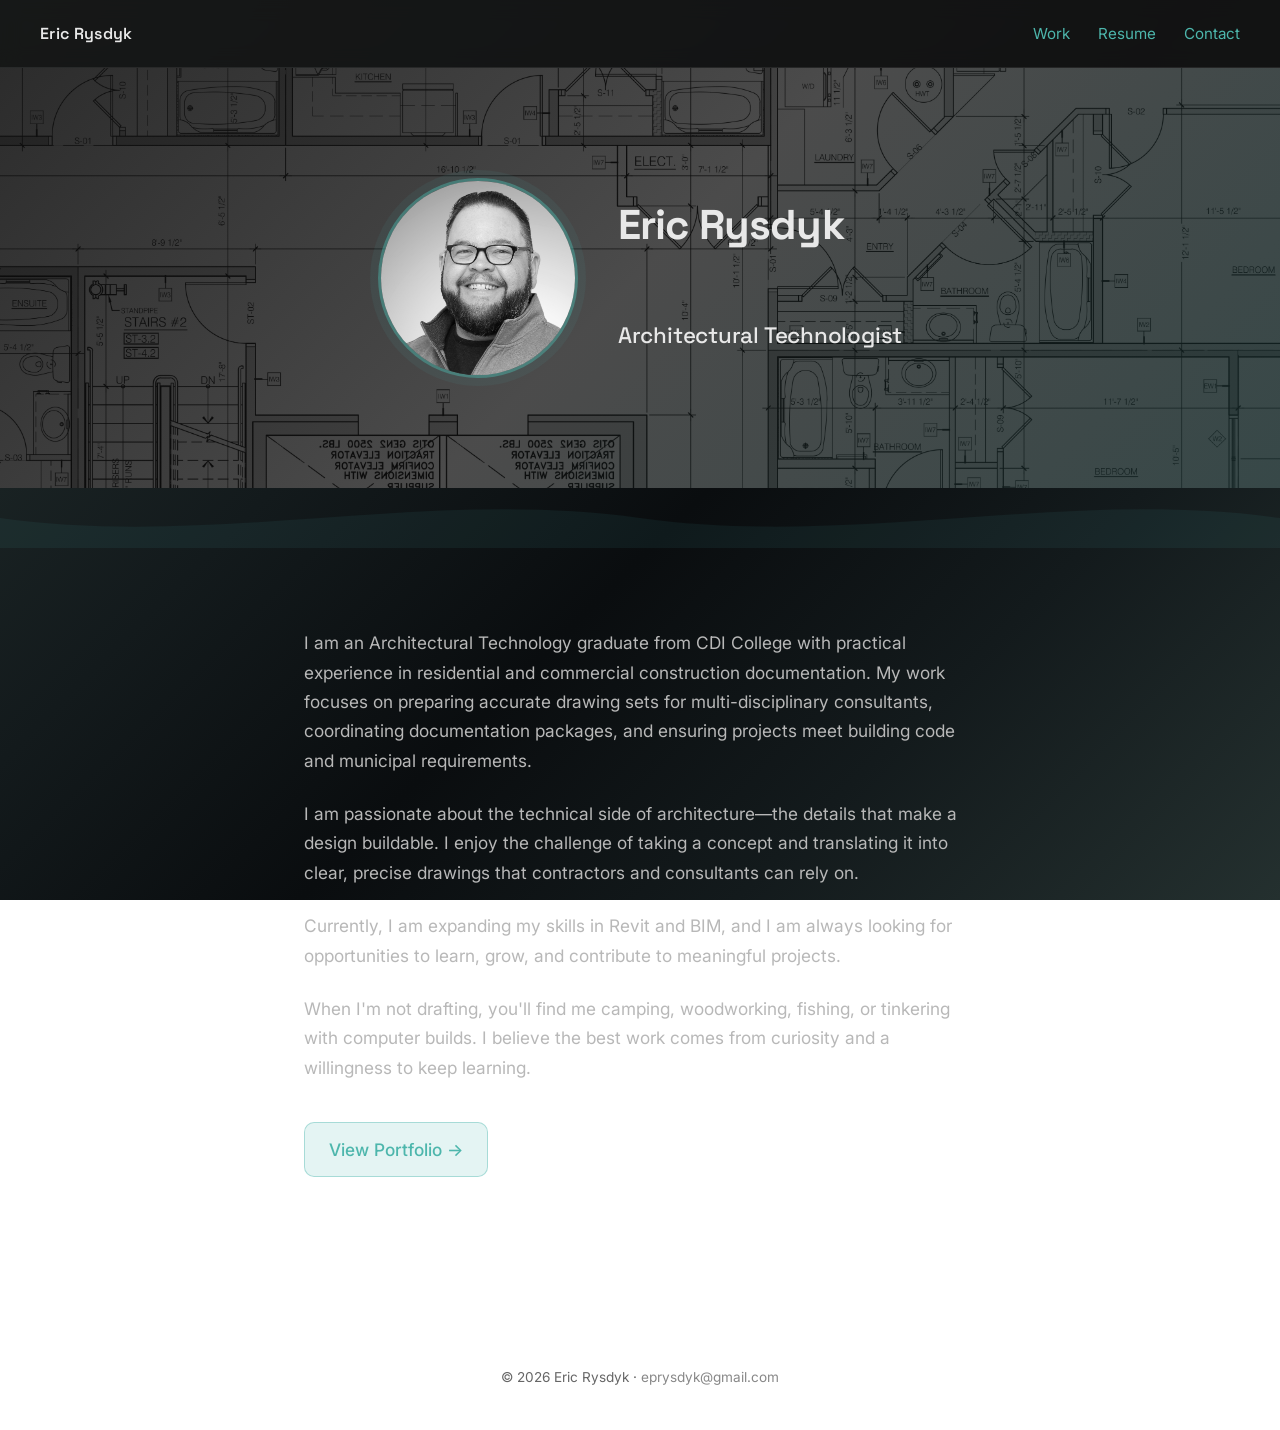
<file: index.html>
<!DOCTYPE html>
<html lang="en">
<head>
    <meta charset="UTF-8">
    <meta name="viewport" content="width=device-width, initial-scale=1.0">
    <title>Eric Rysdyk — Architectural Technologist</title>
    <link rel="stylesheet" href="style.css">
</head>
<body>

    <nav>
        <a href="index.html" class="nav-name">Eric Rysdyk</a>
        <div class="nav-links">
            <a href="work.html">Work</a>
            <a href="resume.html">Resume</a>
            <a href="mailto:eprysdyk@gmail.com">Contact</a>
        </div>
    </nav>

    <header class="hero">
        <div class="hero-content">
            <img src="images/profile-sqr.jpeg" alt="Eric Rysdyk" class="profile-photo">
            <div class="hero-text">
                <h1>Eric Rysdyk</h1>
                <h2>Architectural Technologist</h2>
            </div>
        </div>
    </header>

    <div class="wave-divider">
        <svg viewBox="0 0 1440 60" preserveAspectRatio="none" xmlns="http://www.w3.org/2000/svg">
            <path d="M0,30 C240,60 480,0 720,30 C960,60 1200,0 1440,30 L1440,60 L0,60 Z"></path>
        </svg>
    </div>

        <main>
        <section class="intro">
            <p>I am an Architectural Technology graduate from CDI College with practical experience in residential and commercial construction documentation. My work focuses on preparing accurate drawing sets for multi-disciplinary consultants, coordinating documentation packages, and ensuring projects meet building code and municipal requirements.</p>

            <p>I am passionate about the technical side of architecture—the details that make a design buildable. I enjoy the challenge of taking a concept and translating it into clear, precise drawings that contractors and consultants can rely on.</p>

            <p>Currently, I am expanding my skills in Revit and BIM, and I am always looking for opportunities to learn, grow, and contribute to meaningful projects.</p>

            <p>When I'm not drafting, you'll find me camping, woodworking, fishing, or tinkering with computer builds. I believe the best work comes from curiosity and a willingness to keep learning.</p>

            <p><a href="work.html" class="hero-cta">View Portfolio →</a></p>
        </section>
    </main>

    <footer>
        <p>&copy; 2026 Eric Rysdyk · <a href="mailto:eprysdyk@gmail.com">eprysdyk@gmail.com</a></p>
    </footer>

</body>
</html>
</file>
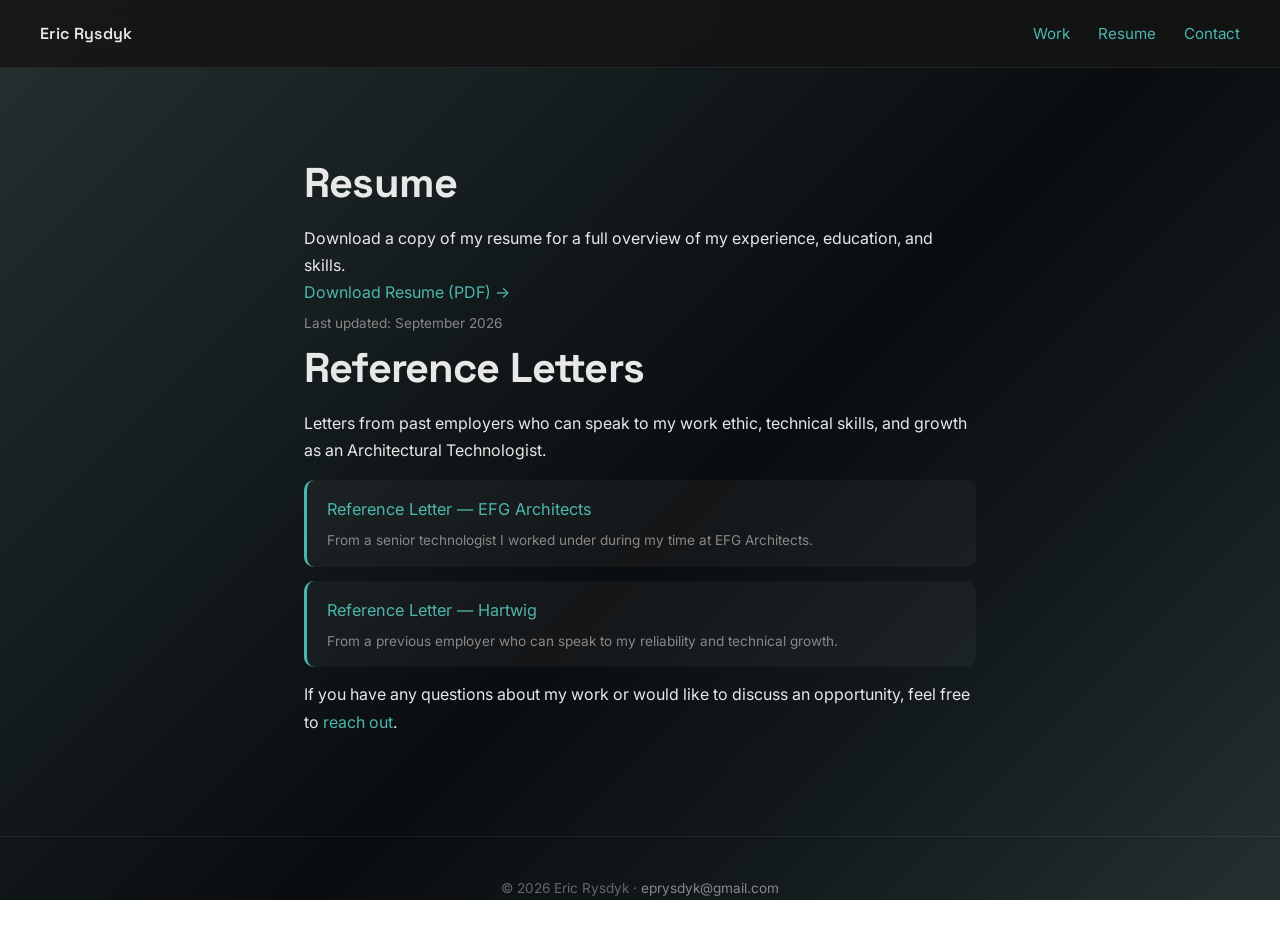
<file: resume.html>
<!DOCTYPE html>
<html lang="en">
<head>
    <meta charset="UTF-8">
    <meta name="viewport" content="width=device-width, initial-scale=1.0">
    <title>Resume — Eric Rysdyk</title>
    <link rel="stylesheet" href="style.css">
</head>
<body>

    <nav>
        <a href="index.html" class="nav-name">Eric Rysdyk</a>
        <div class="nav-links">
            <a href="work.html">Work</a>
            <a href="resume.html">Resume</a>
            <a href="mailto:eprysdyk@gmail.com">Contact</a>
        </div>
    </nav>

    <main>
        <h1>Resume</h1>
        <p>Download a copy of my resume for a full overview of my experience, education, and skills.</p>
        <p><a href="files/eric-rysdyk-resume.pdf" target="_blank">Download Resume (PDF) →</a></p>
        <p class="doc-note">Last updated: September 2026</p>

        <h1>Reference Letters</h1>
        <p>Letters from past employers who can speak to my work ethic, technical skills, and growth as an Architectural Technologist.</p>
        <ul class="doc-list">
            <li>
                <a href="files/efg-ref.pdf" target="_blank">Reference Letter — EFG Architects</a>
                <p class="doc-note">From a senior technologist I worked under during my time at EFG Architects.</p>
            </li>
            <li>
                <a href="files/hartwig-ref.pdf" target="_blank">Reference Letter — Hartwig</a>
                <p class="doc-note">From a previous employer who can speak to my reliability and technical growth.</p>
            </li>
        </ul>

        <p>If you have any questions about my work or would like to discuss an opportunity, feel free to <a href="mailto:eprysdyk@gmail.com">reach out</a>.</p>
    </main>

    <footer>
        <p>&copy; 2026 Eric Rysdyk · <a href="mailto:eprysdyk@gmail.com">eprysdyk@gmail.com</a></p>
    </footer>
</body>
</html>
</file>
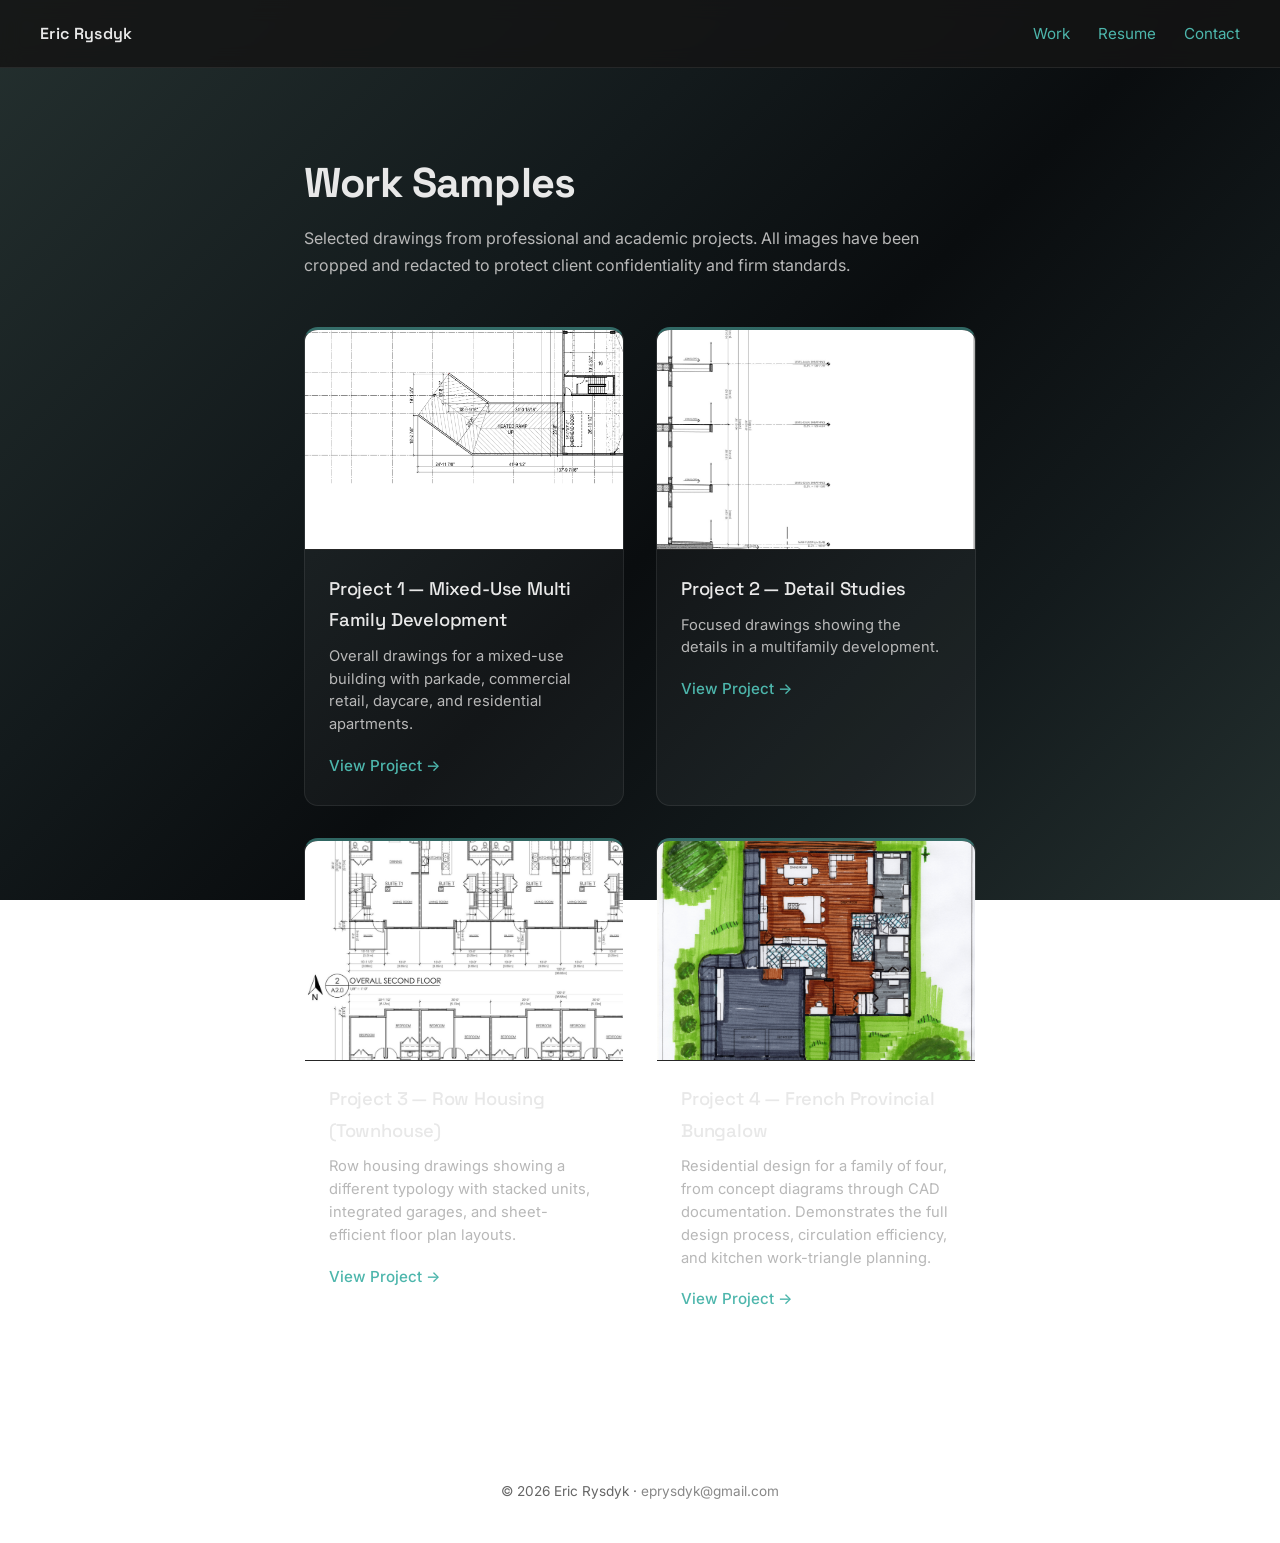
<file: work.html>
<!DOCTYPE html>
<html lang="en">
<head>
    <meta charset="UTF-8">
    <meta name="viewport" content="width=device-width, initial-scale=1.0">
    <title>Work — Eric Rysdyk</title>
    <link rel="stylesheet" href="style.css">
</head>
<body>

    <nav>
        <a href="index.html" class="nav-name">Eric Rysdyk</a>
        <div class="nav-links">
            <a href="work.html">Work</a>
            <a href="resume.html">Resume</a>
            <a href="mailto:eprysdyk@gmail.com">Contact</a>
        </div>
    </nav>

    <main>

        <h1>Work Samples</h1>
        <p class="intro">Selected drawings from professional and academic projects. All images have been cropped and redacted to protect client confidentiality and firm standards.</p>

        <div class="project-grid">

            <a href="projects/project-1.html" class="project-card">
                <img src="images/01_overall_parkade.jpg" alt="Project 1 preview">
                <div class="project-card-content">
                    <h2>Project 1 — Mixed-Use Multi Family Development</h2>
                    <p>Overall drawings for a mixed-use building with parkade, commercial retail, daycare, and residential apartments.</p>
                    <span class="project-card-link">View Project →</span>
                </div>
            </a>

            <a href="projects/project-2.html" class="project-card">
                <img src="images/02_building_section_elevations.jpg" alt="Project 2 preview">
                <div class="project-card-content">
                    <h2>Project 2 — Detail Studies</h2>
                    <p>Focused drawings showing the details in a multifamily development.</p>
                    <span class="project-card-link">View Project →</span>
                </div>
            </a>

            <a href="projects/project-3.html" class="project-card">
                <img src="images/03_floor_plans_three_levels.jpg" alt="Project 3 preview">
                <div class="project-card-content">
                    <h2>Project 3 — Row Housing (Townhouse)</h2>
                    <p>Row housing drawings showing a different typology with stacked units, integrated garages, and sheet-efficient floor plan layouts.</p>
                    <span class="project-card-link">View Project →</span>
                </div>
            </a>

            <a href="projects/project-4.html" class="project-card">
                <img src="images/04_hand_rendered_site_plan.jpg" alt="Project 4 preview">
                <div class="project-card-content">
                    <h2>Project 4 — French Provincial Bungalow</h2>
                    <p>Residential design for a family of four, from concept diagrams through CAD documentation. Demonstrates the full design process, circulation efficiency, and kitchen work-triangle planning.</p>
                    <span class="project-card-link">View Project →</span>
                </div>
            </a>

        </div>

    </main>

    <footer>
        <p>&copy; 2026 Eric Rysdyk · <a href="mailto:eprysdyk@gmail.com">eprysdyk@gmail.com</a></p>
    </footer>

</body>
</html>
</file>
<file: style.css>
@import url('https://fonts.googleapis.com/css2?family=Space+Grotesk:wght@400;500;600;700&family=Inter:wght@300;400;500;600&display=swap');

* {
    margin: 0;
    padding: 0;
    box-sizing: border-box;
}

body {
    font-family: 'Inter', -apple-system, BlinkMacSystemFont, "Segoe UI", Roboto, sans-serif;
    line-height: 1.7;
    color: #e8e8e8;
    background: linear-gradient(
        135deg,
        #24302f 0%,
        #131a1c 35%,
        #0a0d0f 55%,
        #131a1c 75%,
        #24302f 100%
    );
    background-attachment: fixed;
    background-size: 100% 100%;
    min-height: 100vh;
}

/* Navigation */
nav {
    display: flex;
    justify-content: space-between;
    align-items: center;
    padding: 20px 40px;
    border-bottom: 1px solid rgba(255, 255, 255, 0.08);
    position: sticky;
    top: 0;
    background: rgba(20, 20, 20, 0.85);
    backdrop-filter: blur(10px);
    z-index: 10;
}

.nav-name {
    font-weight: 600;
    letter-spacing: 0.02em;
    color: #e8e8e8;
}

.nav-links a {
    margin-left: 24px;
    font-size: 0.95rem;
}

/* Hero / banner */
.hero {
    min-height: 420px;
    display: flex;
    align-items: center;
    justify-content: center;
    padding: 80px 24px;
    background-image: url('images/background.jpg');
    background-size: cover;
    background-position: center;
    position: relative;
}

.hero::before {
    content: '';
    position: absolute;
    inset: 0;
    background: linear-gradient(135deg, rgba(15, 15, 15, 0.88) 0%, rgba(15, 15, 15, 0.75) 50%, rgba(20, 40, 40, 0.85) 100%);
    z-index: 0;
}

.hero-content {
    position: relative;
    z-index: 1;
    display: flex;
    align-items: center;
    gap: 40px;
    max-width: 860px;
    flex-wrap: wrap;
    justify-content: center;
}

.profile-photo {
    width: 200px;
    height: 200px;
    object-fit: cover;
    border-radius: 50%;
    border: 3px solid rgba(77, 182, 172, 0.5);
    box-shadow: 0 0 0 8px rgba(77, 182, 172, 0.08);
    flex-shrink: 0;
}

.hero-text {
    text-align: left;
}

/* Heading font */
h1, h2, .nav-name {
    font-family: 'Space Grotesk', -apple-system, BlinkMacSystemFont, sans-serif;
}

h1 {
    font-size: 2.6rem;
    letter-spacing: -0.02em;
    margin-bottom: 6px;
}

h2 {
    font-size: 1.4rem;
    font-weight: 500;
    letter-spacing: -0.01em;
    margin-top: 56px;
    margin-bottom: 12px;
    color: #e8e8e8;
}

/* Intro text */
main {
    max-width: 720px;
    margin: 0 auto;
    padding: 80px 24px 100px;
}

.intro p {
    color: #b8b8b8;
    font-size: 1.08rem;
    margin-bottom: 24px;
}

/* Divider */
hr {
    border: none;
    border-top: 1px solid rgba(255, 255, 255, 0.08);
    margin: 56px 0;
}

/* Curved divider */
.wave-divider {
    display: block;
    width: 100%;
    height: 60px;
    margin: 0;
    padding: 0;
    line-height: 0;
}

.wave-divider svg {
    display: block;
    width: 100%;
    height: 100%;
}

.wave-divider path {
    fill: rgba(77, 182, 172, 0.08);
}

/* Document list (reference letters) */
.doc-list {
    list-style: none;
    padding-left: 0;
    margin-top: 16px;
}

.doc-list li {
    margin-bottom: 14px;
    padding: 16px 20px;
    background: rgba(255, 255, 255, 0.04);
    border-left: 3px solid #4db6ac;
    border-radius: 10px;
    transition: transform 0.2s ease, background 0.2s ease;
}

.doc-list li:hover {
    transform: translateX(4px);
    background: rgba(77, 182, 172, 0.08);
}

.doc-list a {
    font-size: 1.02rem;
}

/* Links */
a {
    color: #4db6ac;
    text-decoration: none;
    transition: color 0.2s ease;
}

a:hover {
    text-decoration: underline;
    color: #6fd3c8;
}

/* Footer */
footer {
    text-align: center;
    padding: 40px 24px;
    color: #666;
    font-size: 0.85rem;
    border-top: 1px solid rgba(255, 255, 255, 0.06);
}

footer a {
    color: #888;
    transition: color 0.2s ease;
}

footer a:hover {
    color: #4db6ac;
    text-decoration: none;
}

/* Mobile */
@media (max-width: 640px) {
    nav {
        flex-direction: column;
        gap: 12px;
        padding: 16px 20px;
    }
    .nav-links a {
        margin: 0 10px;
    }
    .hero {
        padding: 60px 20px;
    }
    .hero-content {
        flex-direction: column;
        text-align: center;
        gap: 28px;
    }
    .hero-text {
        text-align: center;
    }
    h1 {
        font-size: 2rem;
    }
    .profile-photo {
        width: 150px;
        height: 150px;
    }
}

/* Work page */
.intro {
    max-width: 700px;
    margin-bottom: 3rem;
    color: #b8b8b8;
}

.project {
    margin-bottom: 5rem;
}

.project h2 {
    border-bottom: 2px solid rgba(77, 182, 172, 0.4);
    padding-bottom: 0.6rem;
    margin-bottom: 1.2rem;
    color: #4db6ac;
}

.project-meta {
    margin: 0.25rem 0;
    font-size: 0.95rem;
    color: #b8b8b8;
}

.project-meta strong {
    color: #e8e8e8;
}

/* Gallery grid */
.gallery {
    display: grid;
    grid-template-columns: repeat(auto-fit, minmax(320px, 1fr));
    gap: 2rem;
    margin-top: 2.5rem;
    justify-items: center;
}

.gallery figure {
    margin: 0;
    width: 100%;
    max-width: 420px;
    background: rgba(255, 255, 255, 0.04);
    border: 1px solid rgba(255, 255, 255, 0.08);
    border-top: 3px solid rgba(77, 182, 172, 0.5);
    border-radius: 14px;
    overflow: hidden;
    transition: box-shadow 0.25s ease, transform 0.25s ease, border-top-color 0.25s ease;
}

.gallery figure:hover {
    box-shadow: 0 8px 24px rgba(0, 0, 0, 0.45);
    transform: translateY(-4px);
    border-top-color: #4db6ac;
}

.gallery img {
    width: 100%;
    height: 300px;
    object-fit: contain;
    background: #181818;
    display: block;
    border-bottom: 1px solid rgba(255, 255, 255, 0.06);
    cursor: pointer;
    transition: opacity 0.2s ease;
}

.gallery img:hover {
    opacity: 0.88;
}

.gallery figcaption {
    padding: 1.2rem 1.3rem;
    font-size: 0.9rem;
    line-height: 1.55;
    color: #b8b8b8;
}

.gallery figcaption strong {
    display: block;
    margin-bottom: 0.4rem;
    font-size: 1rem;
    color: #e8e8e8;
}

/* Orphan card positioning */
.gallery figure.orphan-left {
    grid-column: 1 / -1;
    max-width: 420px;
    justify-self: start;
    margin-right: auto;
}

.gallery figure.orphan-right {
    grid-column: 1 / -1;
    max-width: 420px;
    justify-self: end;
    margin-left: auto;
}

/* Featured gallery items — full row width */
.gallery figure.featured {
    grid-column: 1 / -1;
    max-width: 100%;
}

.gallery figure.featured img {
    height: 500px;
}

/* Featured portrait images — full row width, taller height for 9:16 drawings */
.gallery figure.featured-portrait {
    grid-column: 1 / -1;
    max-width: 100%;
}

.gallery figure.featured-portrait img {
    height: 700px;
}

/* Center orphan cards that end up alone in a row */
.gallery figure:last-child:nth-child(odd):not(.featured):not(.featured-portrait) {
    grid-column: span 2;
    max-width: 420px;
    justify-self: center;
}

@media (max-width: 900px) {
    .gallery figure.featured img {
        height: 300px;
    }
    .gallery figure.featured-portrait img {
        height: 500px;
    }
    .gallery figure:last-child:nth-child(odd):not(.featured):not(.featured-portrait) {
        grid-column: 1 / -1;
    }
}

/* Lightbox */
.lightbox {
    display: none;
    position: fixed;
    inset: 0;
    background: rgba(0, 0, 0, 0.92);
    z-index: 100;
    justify-content: center;
    align-items: center;
    padding: 40px;
    cursor: zoom-out;
}

.lightbox.active {
    display: flex;
}

.lightbox img {
    max-width: 100%;
    max-height: 100%;
    object-fit: contain;
    border-radius: 10px;
    box-shadow: 0 8px 40px rgba(0, 0, 0, 0.6);
}

.lightbox-close {
    position: absolute;
    top: 20px;
    right: 30px;
    font-size: 2rem;
    color: #e8e8e8;
    background: none;
    border: none;
    cursor: pointer;
    line-height: 1;
    padding: 8px 14px;
    border-radius: 8px;
    transition: background 0.2s ease, color 0.2s ease;
}

.lightbox-close:hover {
    background: rgba(77, 182, 172, 0.15);
    color: #4db6ac;
}

/* Breadcrumb */
.breadcrumb {
    font-size: 0.9rem;
    margin-bottom: 2rem;
}

/* Work landing — project cards */
.project-grid {
    display: grid;
    grid-template-columns: repeat(auto-fit, minmax(320px, 1fr));
    gap: 2rem;
    margin-top: 2.5rem;
    justify-items: center;
}

.project-card {
    display: block;
    width: 100%;
    max-width: 480px;
    background: rgba(255, 255, 255, 0.04);
    border: 1px solid rgba(255, 255, 255, 0.08);
    border-top: 3px solid rgba(77, 182, 172, 0.5);
    border-radius: 14px;
    overflow: hidden;
    text-decoration: none;
    color: inherit;
    transition: box-shadow 0.25s ease, transform 0.25s ease, border-top-color 0.25s ease;
}

.project-card:hover {
    box-shadow: 0 8px 24px rgba(0, 0, 0, 0.45);
    transform: translateY(-4px);
    border-top-color: #4db6ac;
    text-decoration: none;
}

.project-card img {
    width: 100%;
    height: 220px;
    object-fit: cover;
    background: #181818;
    display: block;
    border-bottom: 1px solid rgba(255, 255, 255, 0.06);
}

.project-card-content {
    padding: 1.4rem 1.5rem 1.6rem;
}

.project-card h2 {
    font-size: 1.15rem;
    margin-top: 0;
    margin-bottom: 0.6rem;
    border: none;
    padding: 0;
    color: #e8e8e8;
}

.project-card p {
    font-size: 0.92rem;
    color: #b8b8b8;
    margin-bottom: 1rem;
    line-height: 1.55;
}

.project-card-link {
    color: #4db6ac;
    font-size: 0.95rem;
    font-weight: 500;
    display: inline-block;
}

.project-card-placeholder {
    opacity: 0.5;
    pointer-events: none;
    border-top-color: rgba(77, 182, 172, 0.15);
}

.project-card-placeholder .project-card-content {
    padding-top: 2.5rem;
    padding-bottom: 2.5rem;
}

.project-card-placeholder .project-card-link {
    color: #666;
}

/* Hero call-to-action button */
.hero-cta {
    display: inline-block;
    margin-top: 1rem;
    padding: 12px 24px;
    background: rgba(77, 182, 172, 0.15);
    border: 1px solid rgba(77, 182, 172, 0.4);
    border-radius: 10px;
    color: #4db6ac;
    font-weight: 500;
    transition: background 0.2s ease, transform 0.2s ease, border-color 0.2s ease;
}

.hero-cta:hover {
    background: rgba(77, 182, 172, 0.25);
    border-color: #4db6ac;
    transform: translateY(-2px);
    text-decoration: none;
}

/* Resume page — reference letter notes */
.doc-note {
    font-size: 0.85rem;
    color: #888;
    margin-top: 0.4rem;
    margin-bottom: 0;

    /* Post-project reflection */
.project-reflection {
    margin-top: 4rem;
    padding-top: 2.5rem;
    border-top: 1px solid rgba(255, 255, 255, 0.1);
}

.project-reflection h2 {
    font-size: 1.3rem;
    color: #4db6ac;
    margin-top: 0;
    margin-bottom: 1.2rem;
    border-bottom: none;
    padding-bottom: 0;
}

.project-reflection p {
    color: #b8b8b8;
    font-size: 1rem;
    line-height: 1.75;
}
    line-height: 1.5;
}
</file>
